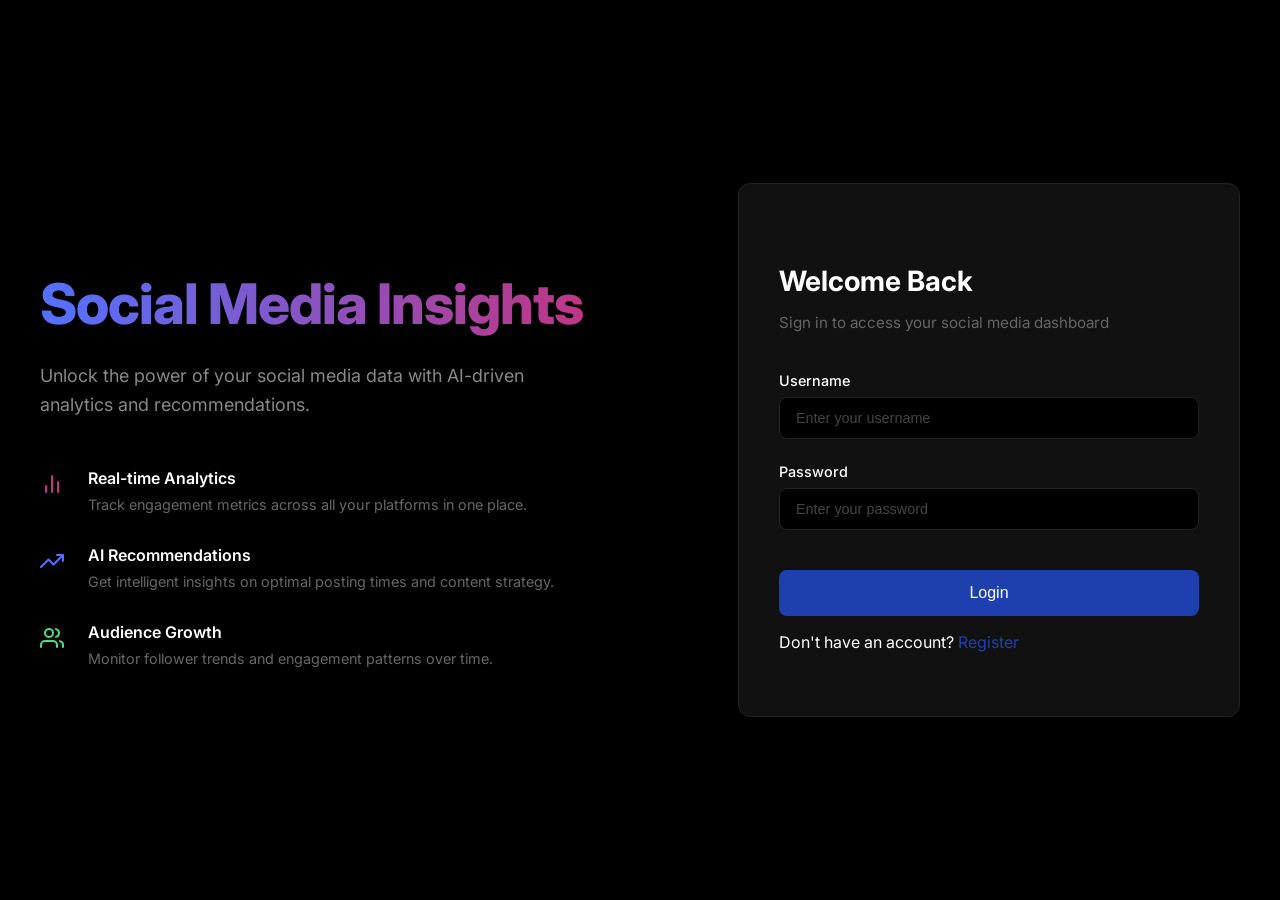
<file: frontend/index.html>
<!DOCTYPE html>
<html lang="en">
<head>
    <meta name="viewport" content="width=device-width, initial-scale=1.0" />
    <meta charset="UTF-8" />
    <title>Social Media Insights</title>
    <link rel="stylesheet" href="./css/style.css">
</head>
<body>
    <div class="container">
        <div class="content-wrapper">
            <div class="left-section">
                <h1 class="main-title">Social Media Insights</h1>
                <p class="subtitle">Unlock the power of your social media data with AI-driven analytics and recommendations.</p>
                <div class="feature-list">
                    <div class="feature-item">
                        <div class="icon-wrapper pink">
                            <svg width="24" height="24" viewBox="0 0 24 24" fill="none" stroke="currentColor"
                                stroke-width="2" stroke-linecap="round" stroke-linejoin="round">
                                <line x1="18" y1="20" x2="18" y2="10"></line>
                                <line x1="12" y1="20" x2="12" y2="4"></line>
                                <line x1="6" y1="20" x2="6" y2="14"></line>
                            </svg>
                        </div>
                        <div class="feature-text">
                            <h3>Real-time Analytics</h3>
                            <p>Track engagement metrics across all your platforms in one place.</p>
                        </div>
                    </div>
                    <div class="feature-item">
                        <div class="icon-wrapper blue">
                            <svg width="24" height="24" viewBox="0 0 24 24" fill="none" stroke="currentColor"
                                stroke-width="2" stroke-linecap="round" stroke-linejoin="round">
                                <polyline points="23 6 13.5 15.5 8.5 10.5 1 18"></polyline>
                                <polyline points="17 6 23 6 23 12"></polyline>
                            </svg>
                        </div>
                        <div class="feature-text">
                            <h3>AI Recommendations</h3>
                            <p>Get intelligent insights on optimal posting times and content strategy.</p>
                        </div>
                    </div>
                    <div class="feature-item">
                        <div class="icon-wrapper green">
                            <svg width="24" height="24" viewBox="0 0 24 24" fill="none" stroke="currentColor"
                                stroke-width="2" stroke-linecap="round" stroke-linejoin="round">
                                <path d="M17 21v-2a4 4 0 0 0-4-4H5a4 4 0 0 0-4 4v2"></path>
                                <circle cx="9" cy="7" r="4"></circle>
                                <path d="M23 21v-2a4 4 0 0 0-3-3.87"></path>
                                <path d="M16 3.13a4 4 0 0 1 0 7.75"></path>
                            </svg>
                        </div>
                        <div class="feature-text">
                            <h3>Audience Growth</h3>
                            <p>Monitor follower trends and engagement patterns over time.</p>
                        </div>
                    </div>
                </div>
            </div>

            <div class="right-section">
                <div class="login-card">
                    <div class="logo-container">
                    </div>
                    <!-- Login form -->
                    <form class="login-form" id="login-form">
                        <h2 class="welcome-text">Welcome Back</h2>
                        <p class="login-instruction">Sign in to access your social media dashboard</p>
                        <div class="input-group">
                            <label for="username">Username</label>
                            <input type="text" id="login-username" placeholder="Enter your username">
                        </div>
                        <div class="input-group">
                            <label for="password">Password</label>
                            <input type="password" id="login-password" placeholder="Enter your password">
                        </div>
                        <button type="button" class="sign-in-btn" onclick="login()">Login</button>
                        <p class="switch-text">Don't have an account? <span style="color: #1E40AF;cursor: pointer;" onclick="showRegister()">Register</span></p>
                    </form>
                    <!-- Register Form -->
                    <form class="register-form" id="register-form">
                        <h2 class="welcome-text">Create Account</h2>
                        <p class="login-instruction">Create account to access your social media dashboard</p>
                        <div class="input-group">
                            <label for="username">Username</label>
                            <input type="text" id="reg-username" placeholder="Enter your username">
                        </div>
                        <div class="input-group">
                            <label for="password">Password</label>
                            <input type="password" id="reg-password" placeholder="Enter your password">
                        </div>
                        <button type="button" class="sign-in-btn" onclick="register()">Register</button>
                        <p class="switch-text">Already have an account? <span style="color: #1E40AF;cursor: pointer;" onclick="showLogin()">Login</span></p>
                    </form>
                </div>
            </div>
        </div>
    </div>
    <script src="./js/auth.js"></script>
</body>
</html>
</file>
<file: frontend/css/style.css>
@import url('https://fonts.googleapis.com/css2?family=Inter:wght@400;500;600;700&display=swap');
body {
    margin: 0;
    padding: 0;
    background-color: #000000;
    color: #ffffff;
    font-family: 'Inter', sans-serif;
    display: flex;
    justify-content: center;
    align-items: center;
    min-height: 100vh;
}

.container {
    width: 100%;
    max-width: 1200px;
    padding: 2rem;
}

.content-wrapper {
    display: flex;
    justify-content: space-between;
    align-items: center;
    gap: 4rem;
}

/* Left Section Styles */
.left-section {
    flex: 1;
    max-width: 550px;
}

.main-title {
    font-size: 3.5rem;
    font-weight: 800;
    margin-bottom: 1.5rem;
    background: linear-gradient(90deg, #5271FF 0%, #C13584 100%);
    -webkit-background-clip: text;
    -webkit-text-fill-color: transparent;
    letter-spacing: -1px;
}

.subtitle {
    font-size: 1.125rem;
    color: #888888;
    line-height: 1.6;
    margin-bottom: 3rem;
}

.feature-list {
    display: flex;
    flex-direction: column;
    gap: 2rem;
}

.feature-item {
    display: flex;
    align-items: flex-start;
    gap: 1.5rem;
}

.icon-wrapper {
    display: flex;
    align-items: center;
    justify-content: center;
    padding-top: 4px;
}

.icon-wrapper.pink {
    color: #C13584;
}

.icon-wrapper.blue {
    color: #5271FF;
}

.icon-wrapper.green {
    color: #4ADE80;
}

.feature-text h3 {
    font-size: 1rem;
    font-weight: 600;
    margin: 0 0 0.5rem 0;
}

.feature-text p {
    font-size: 0.9rem;
    color: #666666;
    margin: 0;
}

/* Right Section Styles */
.right-section {
    flex: 1;
    display: flex;
    justify-content: flex-end;
}

.login-card {
    background-color: #111111;
    border: 1px solid #222222;
    border-radius: 12px;
    padding: 3rem 2.5rem;
    width: 100%;
    max-width: 420px;
    text-align: center;
}

.logo-container {
    display: flex;
    justify-content: center;
    margin-bottom: 2rem;
}

.logo-circle {
    width: 50px;
    height: 50px;
    background-color: #1A1C2E;
    border-radius: 50%;
    display: flex;
    align-items: center;
    justify-content: center;
}

.welcome-text {
    font-size: 1.75rem;
    font-weight: 700;
    margin: 0 0 0.75rem 0;
}

.login-instruction {
    font-size: 0.95rem;
    color: #666666;
    margin-bottom: 2.5rem;
}

.login-form , .register-form {
    text-align: left;
}

#login-form {
    display: block;
}

#register-form {
    display: none;
}

.input-group {
    margin-bottom: 1.5rem;
}

.input-group label {
    display: block;
    font-size: 0.9rem;
    font-weight: 500;
    margin-bottom: 0.5rem;
    color: #ffffff;
}

.input-group input {
    width: 100%;
    background-color: #000000;
    border: 1px solid #222222;
    border-radius: 8px;
    padding: 0.75rem 1rem;
    color: #ffffff;
    font-size: 0.9rem;
    box-sizing: border-box;
    transition: border-color 0.2s;
}

.input-group input:focus {
    outline: none;
    border-color: #333333;
}

.input-group input::placeholder {
    color: #444444;
}

.sign-in-btn {
    width: 100%;
    background-color: #1E40AF;
    color: #ffffff;
    border: none;
    border-radius: 8px;
    padding: 0.875rem;
    font-size: 1rem;
    font-weight: 500;
    cursor: pointer;
    margin-top: 1rem;
    transition: background-color 0.2s;
}

.sign-in-btn:hover {
    background-color: #1D4ED8;
}

@media (max-width: 900px) {
    .content-wrapper {
        flex-direction: column;
        text-align: center;
        gap: 3rem;
    }
    .left-section,.right-section {
        max-width: 100%;
        justify-content: center;
    }
    .feature-item {
        text-align: left;
    }
    .main-title {
        font-size: 2.5rem;
    }
}
</file>
